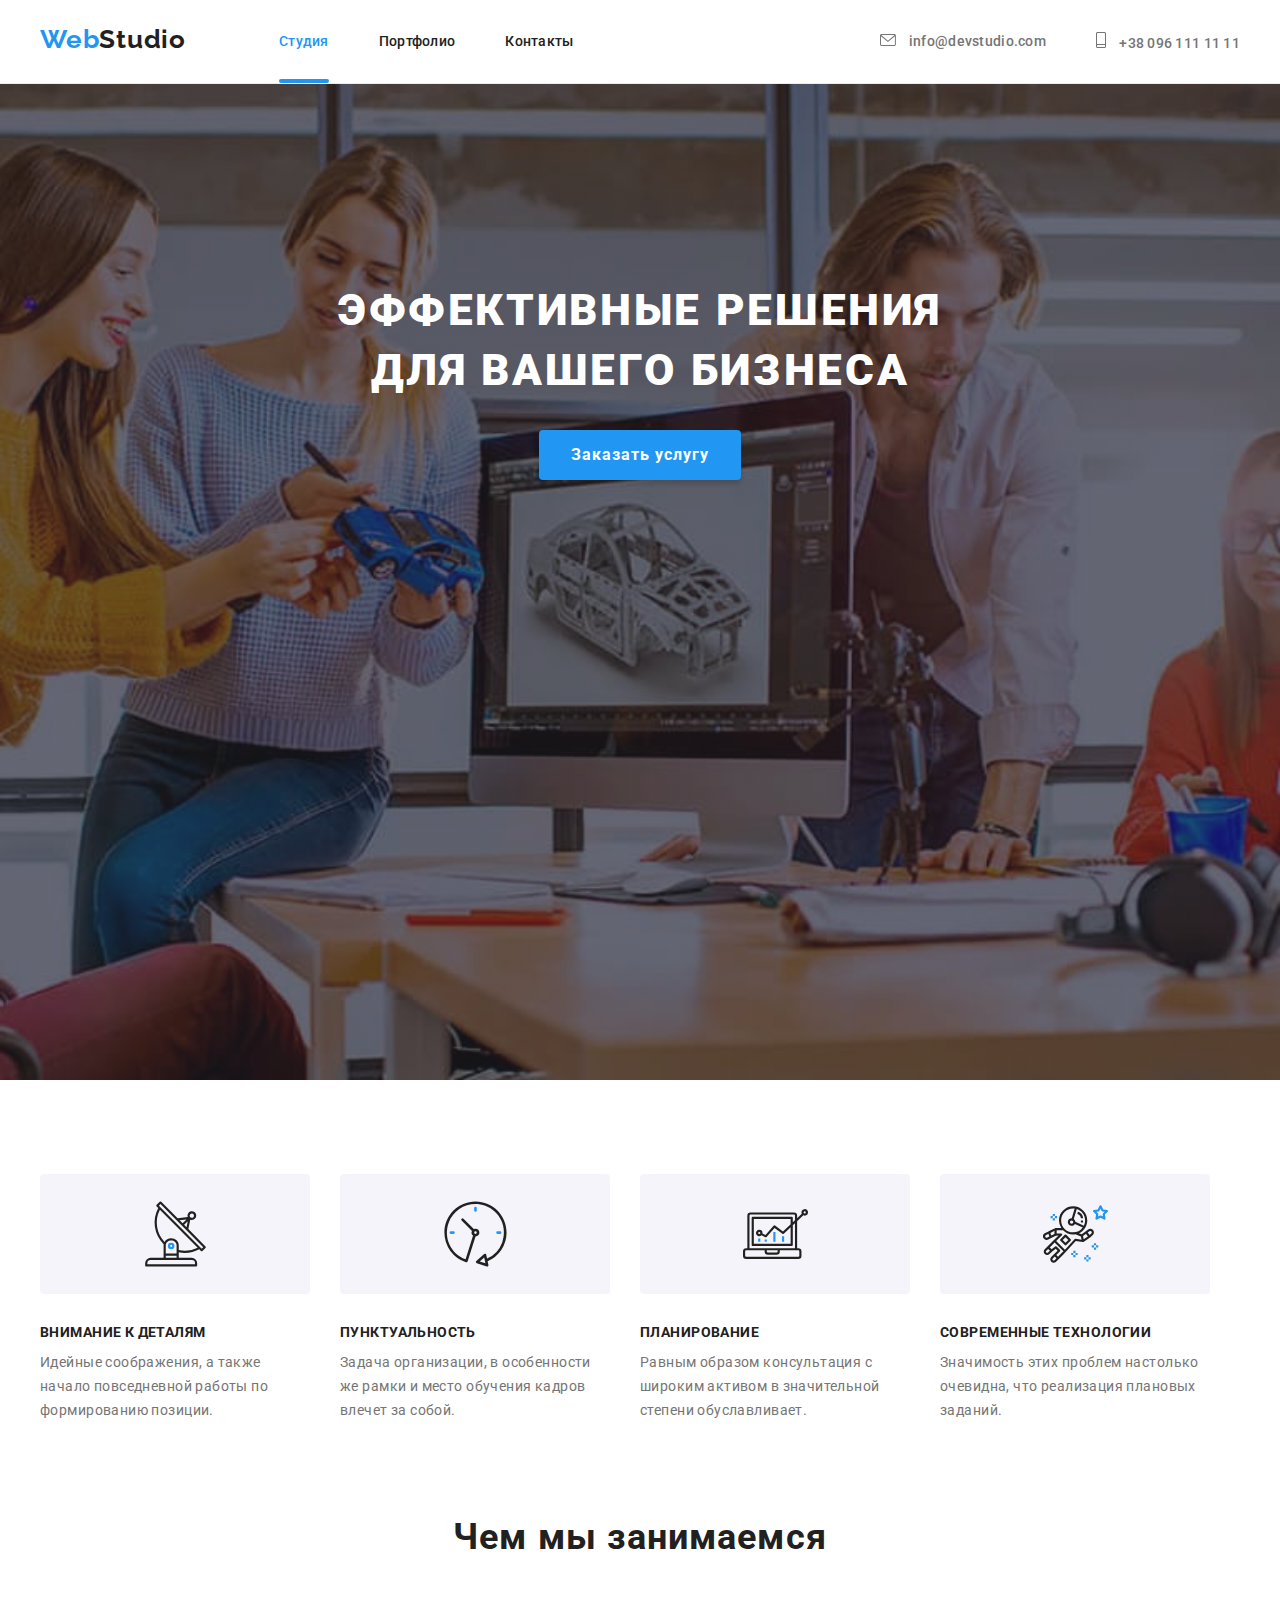
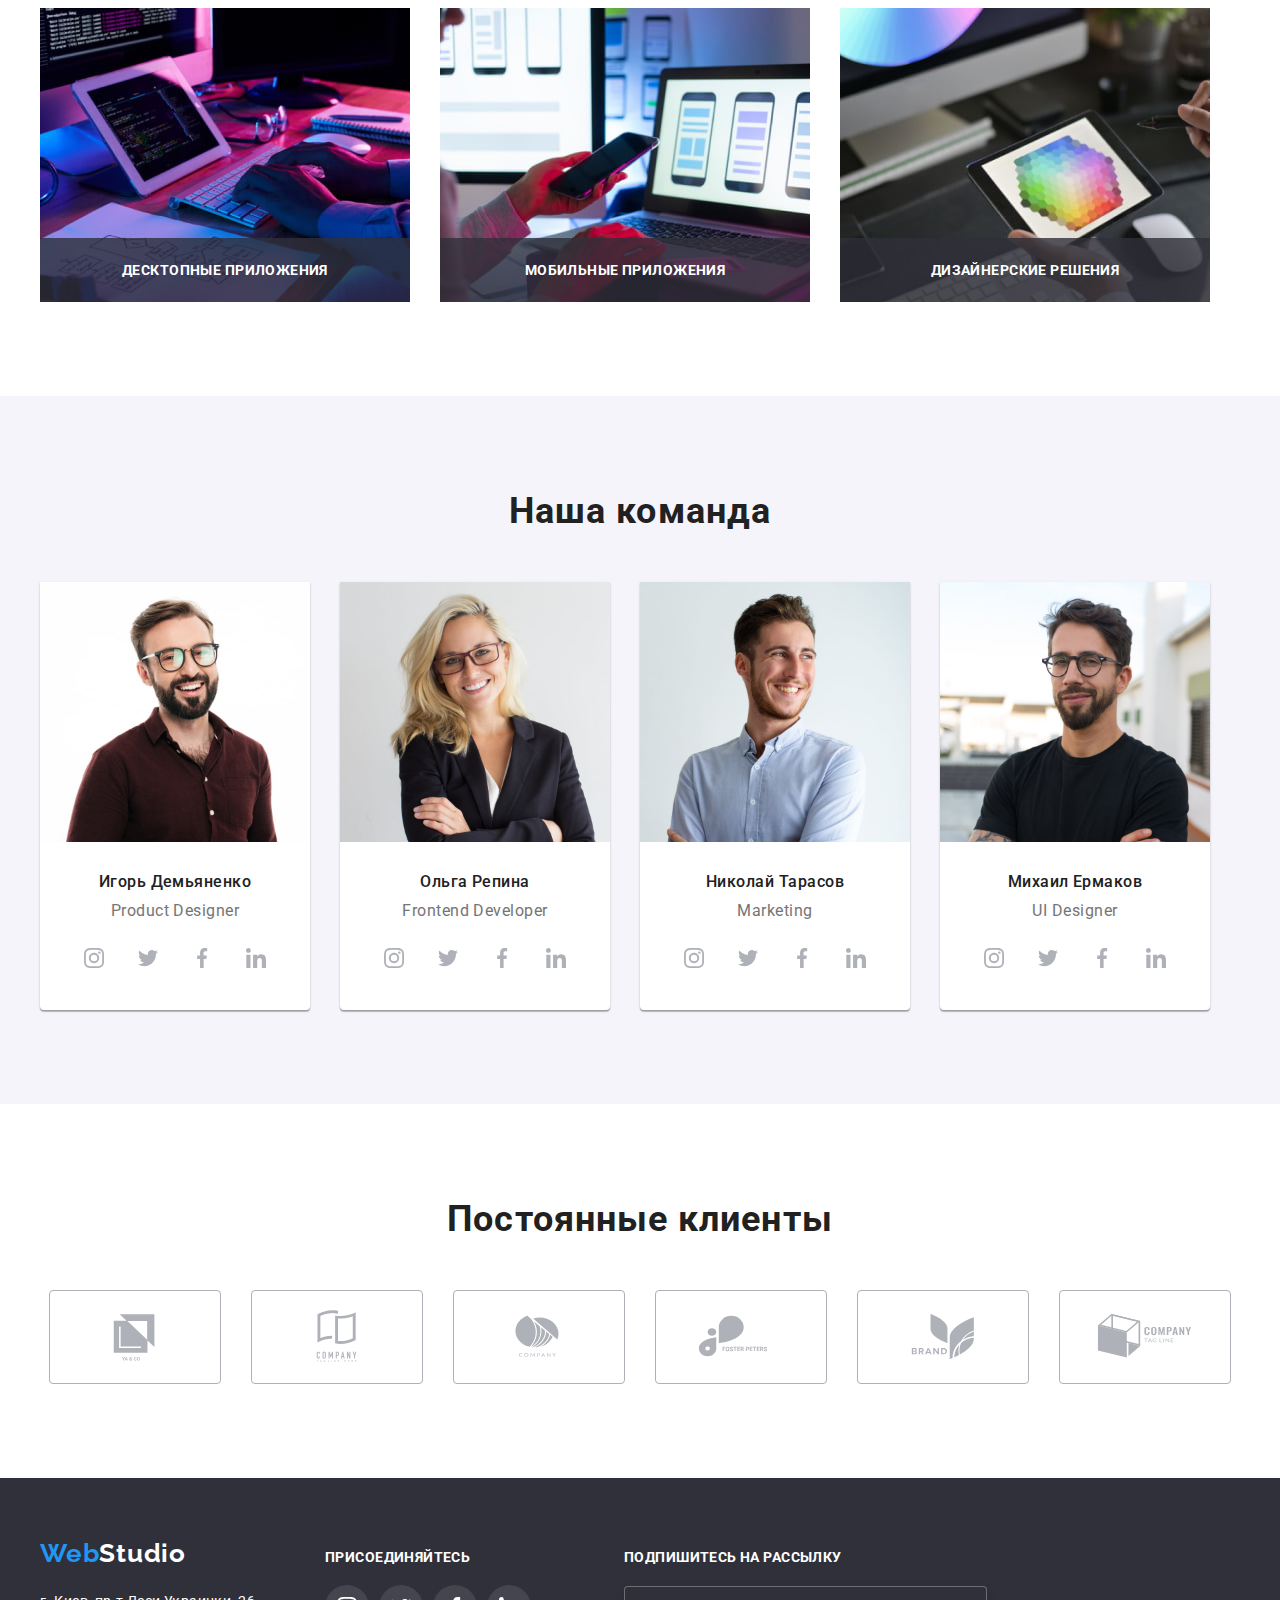
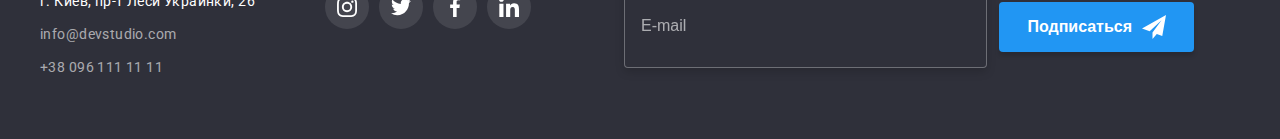
<file: index.html>
<!DOCTYPE html>
<html lang="ru">
  <head>
    <meta charset="UTF-8" />
    <meta http-equiv="X-UA-Compatible" content="IE=edge" />
    <meta name="viewport" content="width=device-width, initial-scale=1.0" />
    <title>WebStudio</title>

    <!-- Normalize start -->
    <link
      rel="stylesheet"
      href="https://cdnjs.cloudflare.com/ajax/libs/modern-normalize/1.1.0/modern-normalize.min.css"
      integrity="sha512-wpPYUAdjBVSE4KJnH1VR1HeZfpl1ub8YT/NKx4PuQ5NmX2tKuGu6U/JRp5y+Y8XG2tV+wKQpNHVUX03MfMFn9Q=="
      crossorigin="anonymous"
      referrerpolicy="no-referrer"
    />
    <!-- Normalize and -->

    <!--Fonts start-->
    <link rel="preconnect" href="https://fonts.googleapis.com" />
    <link rel="preconnect" href="https://fonts.gstatic.com" crossorigin />
    <link
      href="https://fonts.googleapis.com/css2?family=Raleway:wght@700&family=Roboto:wght@400;500;700;900&display=swap"
      rel="stylesheet"
    />
    <!--Fonts end-->

    <link rel="stylesheet" href="./css/styles.css" />
  </head>

  <body data-page>
    <!--header section-->

    <header class="header">
      <div class="conteiner header-conteiner">
        <nav class="header-nav">
          <ul class="header-list list">
            <li>
              <a class="logo link loglin" href="" lang="en"
                >Web<span class="logo-word link">Studio</span>
              </a>
            </li>
            <li class="header-item">
              <a class="header-link header-link-current link" href="">Студия</a>
            </li>
            <li class="header-item">
              <a class="header-link link" href="./portfolio.html">Портфолио</a>
            </li>
            <li class="header-item">
              <a class="header-link link" href="">Контакты</a>
            </li>
          </ul>
        </nav>

        <ul class="header-contacts list">
          <li>
            <a class="contacts-link link conttel" href="mailto:info@devstudio.com">
              <svg class="header-icon icon icon-letter" width="16" height="12">
                <use href="./images/icons.svg#icon-envelope-hover"></use>
              </svg>
              info@devstudio.com
            </a>
          </li>
          <li>
            <a class="contacts-link link" href="tel:+380961111111">
              <svg class="header-icon icon icon-tel" width="10" height="16">
                <use href="./images/icons.svg#icon-vector"></use>
              </svg>
              +38 096 111 11 11</a
            >
          </li>
        </ul>
      </div>
    </header>

    <!--main section-->

    <main>
      <!--hero section-->

      <section class="hero-section hero">
        <div class="conteiner">
          <h1 class="hero-title">
            Эффективные решения <br />
            для вашего бизнеса
          </h1>

          <button class="btn darc-btn" type="button" data-modal-open>Заказать услугу</button>
        </div>
      </section>

      <!--Особенности-->

      <section class="feature-section">
        <div class="conteiner">
          <h2 hidden>Особенности</h2>
          <ul class="feature-list list">
            <li class="feature-item">
              <div class="feature-link link">
                <svg class="feature-icon" width="65" height="70">
                  <use href="./images/icons.svg#icon-antenna"></use>
                </svg>
              </div>
              <h2 class="feature-item-title">Внимание к деталям</h2>
              <p class="feature-item-uppertitle">
                Идейные соображения, a также начало повседневной работы по формированию позиции.
              </p>
            </li>

            <li class="feature-item">
              <div class="feature-link link">
                <svg class="feature-icon" width="65" height="70">
                  <use href="./images/icons.svg#icon-clock"></use>
                </svg>
              </div>
              <h2 class="feature-item-title">Пунктуальность</h2>
              <p class="feature-item-uppertitle">
                Задача организации, в особенности же рамки и место обучения кадров влечет за собой.
              </p>
            </li>

            <li class="feature-item">
              <div class="feature-link link">
                <svg class="feature-icon" width="65" height="70">
                  <use href="./images/icons.svg#icon-diagram"></use>
                </svg>
              </div>
              <h2 class="feature-item-title">Планирование</h2>
              <p class="feature-item-uppertitle">
                Равным образом консультация с широким активом в значительной степени обуславливает.
              </p>
            </li>

            <li class="feature-item">
              <div class="feature-link link">
                <svg class="feature-icon" width="65" height="70">
                  <use href="./images/icons.svg#icon-astronaut"></use>
                </svg>
              </div>
              <h2 class="feature-item-title">Современные технологии</h2>
              <p class="feature-item-uppertitle">
                Значимость этих проблем настолько очевидна, что реализация плановых заданий.
              </p>
            </li>
          </ul>
        </div>
      </section>

      <!--Чем мы занимаемся-->

      <section class="about-section">
        <div class="conteiner">
          <h2 class="about-uppertitle">Чем мы занимаемся</h2>
          <ul class="about-list list">
            <li class="about-item">
              <div class="photo-list">
                <img
                  class="about-img"
                  src="./images/about/сoding.jpg"
                  alt="Программист за своим ПК"
                  width="370"
                  height="294"
                />
                <div class="photo-list-actions">
                  <p class="photo-text">Десктопные приложения</p>
                </div>
              </div>
            </li>
            <li class="about-item">
              <div class="photo-list">
                <img
                  class="about-img"
                  src="./images/about/design.jpg"
                  alt="Разробка мобильного приложения"
                  width="370"
                  height="294"
                />
                <div class="photo-list-actions">
                  <p class="photo-text">Мобильные приложения</p>
                </div>
              </div>
            </li>
            <li class="about-item">
              <div class="photo-list">
                <img
                  class="about-img"
                  src="./images/about/decoration.jpg"
                  alt="Палитра на планшети"
                  width="370"
                  height="294"
                />
                <div class="photo-list-actions">
                  <p class="photo-text">Дизайнерские решения</p>
                </div>
              </div>
            </li>
          </ul>
        </div>
      </section>

      <!--Наша команда-->

      <section class="team-section">
        <div class="conteiner">
          <h2 class="team-uppertitle">Наша команда</h2>
          <ul class="team-list list">
            <li class="team-item">
              <img
                class="team-img"
                src="./images/team/igor.jpg"
                alt="фото Игорь Демьяненко"
                width="270"
              />
              <div class="team-wrapper">
                <h3 class="team-name">Игорь Демьяненко</h3>
                <p class="team-position" lang="en">Product Designer</p>
                <ul class="socials-list">
                  <li class="socials-item">
                    <a
                      class="socials-link link"
                      href=""
                      target="_blank"
                      rel="noopener noreferrer"
                      aria-label="instagram"
                    >
                      <svg class="socials-icon" width="20" height="20">
                        <use href="./images/icons.svg#icon-instagram"></use>
                      </svg>
                    </a>
                  </li>
                  <li class="socials-item">
                    <a
                      class="socials-link link"
                      href=""
                      target="_blank"
                      rel="noopener noreferrer"
                      aria-label="twitter"
                    >
                      <svg class="socials-icon" width="20" height="20">
                        <use href="./images/icons.svg#icon-twitter"></use></svg
                    ></a>
                  </li>
                  <li class="socials-item">
                    <a
                      class="socials-link link"
                      href=""
                      target="_blank"
                      rel="noopener noreferrer"
                      aria-label="facebook"
                    >
                      <svg class="socials-icon" width="20" height="20">
                        <use href="./images/icons.svg#icon-facebook"></use></svg
                    ></a>
                  </li>
                  <li class="socials-item">
                    <a
                      class="socials-link link"
                      href=""
                      target="_blank"
                      rel="noopener noreferrer"
                      aria-label="linkedin"
                    >
                      <svg class="socials-icon" width="20" height="20">
                        <use href="./images/icons.svg#icon-linkedin"></use></svg
                    ></a>
                  </li>
                </ul>
              </div>
            </li>

            <li class="team-item">
              <img
                class="team-img"
                src="./images/team/olga.jpg"
                alt="фото Ольга Репина"
                width="270"
              />
              <div class="team-wrapper">
                <h3 class="team-name" lang="en">Ольга Репина</h3>
                <p class="team-position">Frontend Developer</p>
                <ul class="socials-list">
                  <li class="socials-item">
                    <a
                      class="socials-link link"
                      href=""
                      target="_blank"
                      rel="noopener noreferrer"
                      aria-label="instagram"
                    >
                      <svg class="socials-icon" width="20" height="20">
                        <use href="./images/icons.svg#icon-instagram"></use>
                      </svg>
                    </a>
                  </li>
                  <li class="socials-item">
                    <a
                      class="socials-link link"
                      href=""
                      target="_blank"
                      rel="noopener noreferrer"
                      aria-label="twitter"
                    >
                      <svg class="socials-icon" width="20" height="20">
                        <use href="./images/icons.svg#icon-twitter"></use></svg
                    ></a>
                  </li>
                  <li class="socials-item">
                    <a
                      class="socials-link link"
                      href=""
                      target="_blank"
                      rel="noopener noreferrer"
                      aria-label="facebook"
                    >
                      <svg class="socials-icon" width="20" height="20">
                        <use href="./images/icons.svg#icon-facebook"></use></svg
                    ></a>
                  </li>
                  <li class="socials-item">
                    <a
                      class="socials-link link"
                      href=""
                      target="_blank"
                      rel="noopener noreferrer"
                      aria-label="linkedin"
                    >
                      <svg class="socials-icon" width="20" height="20">
                        <use href="./images/icons.svg#icon-linkedin"></use></svg
                    ></a>
                  </li>
                </ul>
              </div>
            </li>

            <li class="team-item">
              <img
                class="team-img"
                src="./images/team/nikalay.jpg"
                alt="фото Николай Тарасов"
                width="270"
              />
              <div class="team-wrapper">
                <h3 class="team-name">Николай Тарасов</h3>
                <p class="team-position" lang="en">Marketing</p>
                <ul class="socials-list">
                  <li class="socials-item">
                    <a
                      class="socials-link link"
                      href=""
                      target="_blank"
                      rel="noopener noreferrer"
                      aria-label="instagram"
                    >
                      <svg class="socials-icon" width="20" height="20">
                        <use href="./images/icons.svg#icon-instagram"></use>
                      </svg>
                    </a>
                  </li>
                  <li class="socials-item">
                    <a
                      class="socials-link link"
                      href=""
                      target="_blank"
                      rel="noopener noreferrer"
                      aria-label="twitter"
                    >
                      <svg class="socials-icon" width="20" height="20">
                        <use href="./images/icons.svg#icon-twitter"></use></svg
                    ></a>
                  </li>
                  <li class="socials-item">
                    <a
                      class="socials-link link"
                      href=""
                      target="_blank"
                      rel="noopener noreferrer"
                      aria-label="facebook"
                    >
                      <svg class="socials-icon" width="20" height="20">
                        <use href="./images/icons.svg#icon-facebook"></use></svg
                    ></a>
                  </li>
                  <li class="socials-item">
                    <a
                      class="socials-link link"
                      href=""
                      target="_blank"
                      rel="noopener noreferrer"
                      aria-label="linkedin"
                    >
                      <svg class="socials-icon" width="20" height="20">
                        <use href="./images/icons.svg#icon-linkedin"></use></svg
                    ></a>
                  </li>
                </ul>
              </div>
            </li>

            <li class="team-item">
              <img
                class="team-img"
                src="./images/team/mikhail.jpg"
                alt="фото Михаил Ермаков"
                width="270"
              />
              <div class="team-wrapper">
                <h3 class="team-name">Михаил Ермаков</h3>
                <p class="team-position" lang="en">UI Designer</p>
                <ul class="socials-list">
                  <li class="socials-item">
                    <a
                      class="socials-link link"
                      href=""
                      target="_blank"
                      rel="noopener noreferrer"
                      aria-label="instagram"
                    >
                      <svg class="socials-icon" width="20" height="20">
                        <use href="./images/icons.svg#icon-instagram"></use>
                      </svg>
                    </a>
                  </li>
                  <li class="socials-item">
                    <a
                      class="socials-link link"
                      href=""
                      target="_blank"
                      rel="noopener noreferrer"
                      aria-label="twitter"
                    >
                      <svg class="socials-icon" width="20" height="20">
                        <use href="./images/icons.svg#icon-twitter"></use></svg
                    ></a>
                  </li>
                  <li class="socials-item">
                    <a
                      class="socials-link link"
                      href=""
                      target="_blank"
                      rel="noopener noreferrer"
                      aria-label="facebook"
                    >
                      <svg class="socials-icon" width="20" height="20">
                        <use href="./images/icons.svg#icon-facebook"></use></svg
                    ></a>
                  </li>
                  <li class="socials-item">
                    <a
                      class="socials-link link"
                      href=""
                      target="_blank"
                      rel="noopener noreferrer"
                      aria-label="linkedin"
                    >
                      <svg class="socials-icon" width="20" height="20">
                        <use href="./images/icons.svg#icon-linkedin"></use></svg
                    ></a>
                  </li>
                </ul>
              </div>
            </li>
          </ul>
        </div>
      </section>
    </main>

    <!--Постоянные клиенты-->

    <section class="clients-section">
      <div class="conteiner">
        <h2 class="clients-uppertitle">Постоянные клиенты</h2>
        <ul class="clients-list list">
          <li class="clients-item">
            <a
              class="clients-link link"
              href=""
              target="_blank"
              rel="noopener noreferrer"
              aria-label="logo-1"
            >
              <svg class="clients-icon" width="106" height="60">
                <use href="./images/icons.svg#icon-logo-1"></use>
              </svg>
            </a>
          </li>
          <li class="clients-item">
            <a
              class="clients-link link"
              href=""
              target="_blank"
              rel="noopener noreferrer"
              aria-label="logo-2"
            >
              <svg class="clients-icon" width="106" height="60">
                <use href="./images/icons.svg#icon-logo-2"></use>
              </svg>
            </a>
          </li>
          <li class="clients-item">
            <a
              class="clients-link link"
              href=""
              target="_blank"
              rel="noopener noreferrer"
              aria-label="logo-3"
            >
              <svg class="clients-icon" width="106" height="60">
                <use href="./images/icons.svg#icon-logo-3"></use>
              </svg>
            </a>
          </li>
          <li class="clients-item">
            <a
              class="clients-link link"
              href=""
              target="_blank"
              rel="noopener noreferrer"
              aria-label="logo-4"
            >
              <svg class="clients-icon icon-logo-4" width="106" height="60">
                <use href="./images/icons.svg#icon-logo-4"></use>
              </svg>
            </a>
          </li>
          <li class="clients-item">
            <a
              class="clients-link link"
              href=""
              target="_blank"
              rel="noopener noreferrer"
              aria-label="logo-5"
            >
              <svg class="clients-icon" width="106" height="60">
                <use href="./images/icons.svg#icon-logo-5"></use>
              </svg>
            </a>
          </li>
          <li class="clients-item">
            <a
              class="clients-link link"
              href=""
              target="_blank"
              rel="noopener noreferrer"
              aria-label="logo-6"
            >
              <svg class="clients-icon" width="106" height="60">
                <use href="./images/icons.svg#icon-logo-6"></use>
              </svg>
            </a>
          </li>
        </ul>
      </div>
    </section>

    <!--footer section-->

    <footer class="footer">
      <div class="conteiner foot-cont">
        <div class="footer-conteiner">
          <a class="logo link footlog" href="" lang="en"
            >Web<span class="footer-logo-word link">Studio</span>
          </a>

          <address class="footer-contacts">
            <ul class="contacts-list list">
              <li class="contacts-item">
                <a
                  class="contacts-link-add link"
                  href="https://goo.gl/maps/pwJf7TVeDmPE7f2x8"
                  target="_blank"
                  rel="noopener noreferrer"
                  >г. Киев, пр-т Леси Украинки, 26</a
                >
              </li>
              <li class="contacts-item">
                <a class="footer-contacts-link link" href="mailto:info@devstudio.com"
                  >info@devstudio.com</a
                >
              </li>
              <li class="contacts-item">
                <a class="footer-contacts-link link" href="tel:+380961111111">+38 096 111 11 11</a>
              </li>
            </ul>
          </address>
        </div>
        <div class="conteiner-socials">
          <h4 class="footer-socials">присоединяйтесь</h4>
          <ul class="footer-socials-list">
            <li class="footer-socials-item">
              <a
                class="footer-socials-link link"
                href=""
                target="_blank"
                rel="noopener noreferrer"
                aria-label="instagram"
              >
                <svg class="footer-socials-icon" width="20" height="20">
                  <use href="./images/icons.svg#icon-instagram"></use>
                </svg>
              </a>
            </li>
            <li class="footer-socials-item">
              <a
                class="footer-socials-link link"
                href=""
                target="_blank"
                rel="noopener noreferrer"
                aria-label="twitter"
              >
                <svg class="footer-socials-icon" width="20" height="20">
                  <use href="./images/icons.svg#icon-twitter"></use></svg
              ></a>
            </li>
            <li class="footer-socials-item">
              <a
                class="footer-socials-link link"
                href=""
                target="_blank"
                rel="noopener noreferrer"
                aria-label="facebook"
              >
                <svg class="footer-socials-icon" width="20" height="20">
                  <use href="./images/icons.svg#icon-facebook"></use></svg
              ></a>
            </li>
            <li class="footer-socials-item">
              <a
                class="footer-socials-link link"
                href=""
                target="_blank"
                rel="noopener noreferrer"
                aria-label="linkedin"
              >
                <svg class="footer-socials-icon" width="20" height="20">
                  <use href="./images/icons.svg#icon-linkedin"></use></svg
              ></a>
            </li>
          </ul>
        </div>

        <div class="footer-subscription container">
          <h2 class="footer-subscription-title">Подпишитесь на рассылку</h2>
          <form class="footer-sub-form" name="footer-form" autocomplete="off">
            <input class="footer-subscription-input" name="subscription" placeholder="E-mail" />
            <button class="footer-subscription-button">
              Подписаться
              <svg class="footer-btn-icon" width="24" height="24">
                <use href="./images/icons.svg#icon-send"></use>
              </svg>
            </button>
          </form>
        </div>
      </div>
    </footer>

    <!--modal window-->
    <div class="backdrop is-hidden" data-modal>
      <div class="modal">
        <button class="modal-btn" type="button" data-modal-close>
          <svg class="modal-btn-icon" width="11" height="11">
            <use href="./images/icons.svg#close-black"></use>
          </svg>
        </button>

        <form class="register-form" name="modal-form" autocomplete="off">
          <strong class="form-title">Залиште свої дані, ми вам передзвонимо</strong>

          <div class="register-form-group" role="group">
            <label class="register-form-wrap">
              <span class="register-form-label">Ім'я</span>
              <span class="form-input-icon">
                <input class="register-form-input" type="text" name="user-name" />
                <svg class="modal-form-icon" width="18" height="18">
                  <use href="./images/icons.svg#person-black"></use>
                </svg>
              </span>
            </label>

            <label class="register-form-wrap">
              <span class="register-form-label">Телефон</span>
              <div class="form-input-icon">
                <input class="register-form-input" type="tel" name="user-phone" />
                <svg class="modal-form-icon" width="18" height="18">
                  <use href="./images/icons.svg#phone-black"></use>
                </svg>
              </div>
            </label>

            <label class="register-form-wrap">
              <span class="register-form-label">Пошта</span>
              <div class="form-input-icon">
                <input class="register-form-input" type="email" name="user-email" />
                <svg class="modal-form-icon" width="18" height="18">
                  <use href="./images/icons.svg#email-black"></use>
                </svg>
              </div>
            </label>

            <label class="register-form-wrap">
              <span class="register-form-label">Коментар</span>
              <textarea
                class="register-form-message"
                name="feedback"
                placeholder="Введіть текст"
                rows="6"
              ></textarea>
            </label>
          </div>

          <div class="form-checkbox">
            <label class="register-form-agreement">
              <input class="register-checkbox visuaaly-hidden" type="checkbox" name="agreement" />
              <svg class="form-checkbox-icon">
                <use
                  class="form-modal-checkbox-uncheck"
                  href="./images/icons.svg#check-square"
                ></use>
                <use class="form-modal-checkbox-check" href="./images/icons.svg#icon-check"></use>
              </svg>

              <span class="form-agreement-text"
                >Погоджуюся з розсилкою та приймаю
                <a class="form-agreement-link" href="./" target="_blank" rel="noopener noreferrer"
                  >Умови договору</a
                >
              </span>
            </label>
          </div>

          <div class="modal-form-btn">
            <button class="form-btn" type="submit">Відправити</button>
          </div>
        </form>
      </div>
    </div>
    <script src="./js/modal.js"></script>
  </body>
</html>
</file>
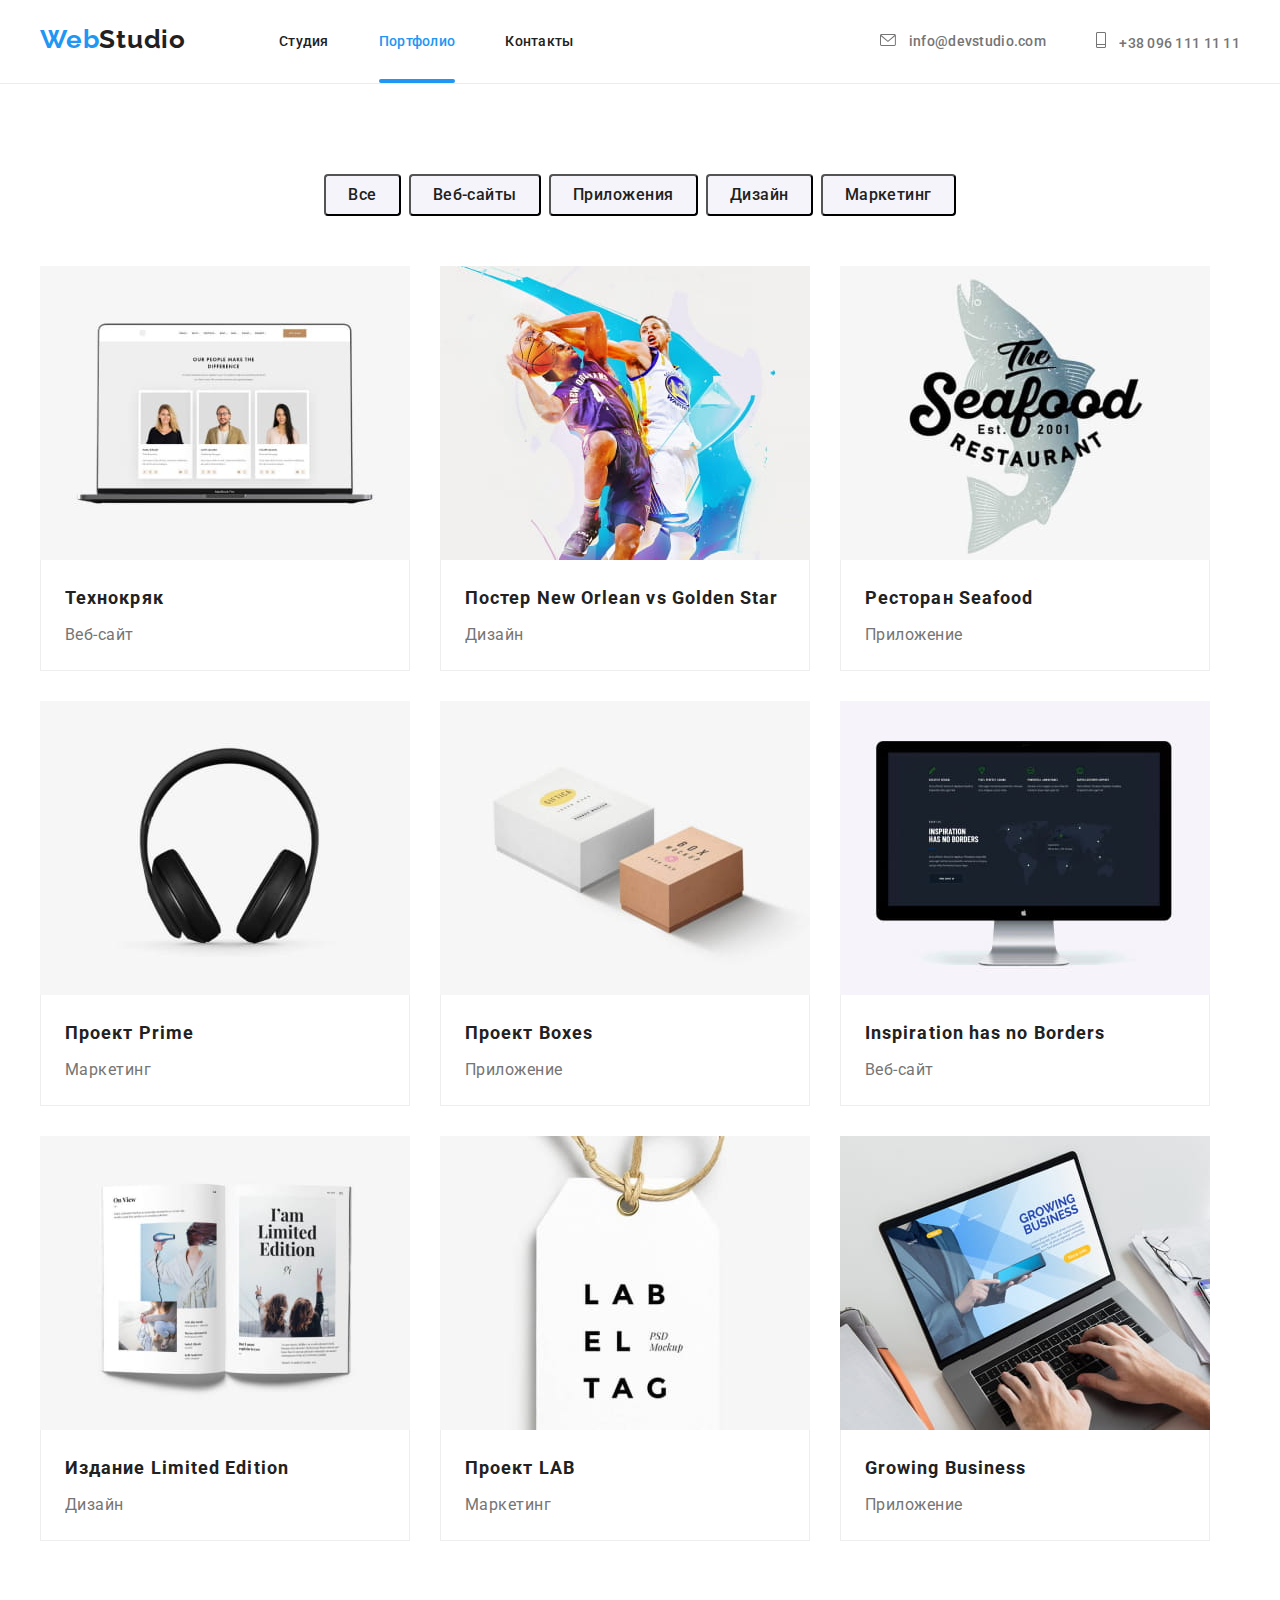
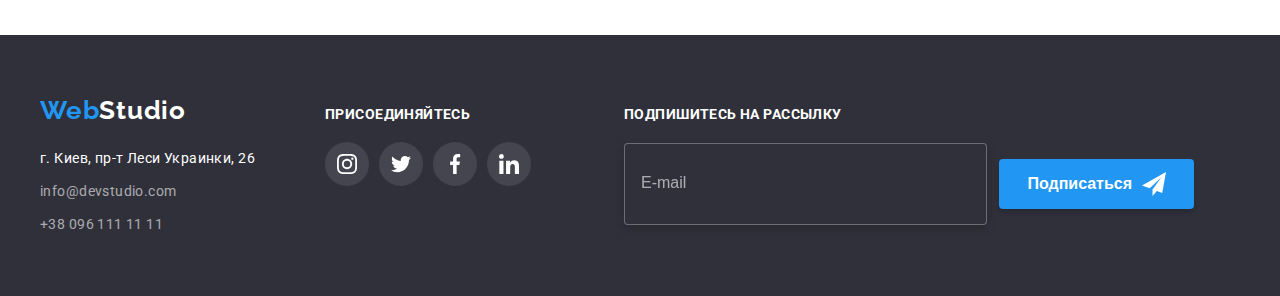
<file: portfolio.html>
<!DOCTYPE html>
<html lang="ru">
  <head>
    <meta charset="UTF-8" />
    <meta http-equiv="X-UA-Compatible" content="IE=edge" />
    <meta name="viewport" content="width=device-width, initial-scale=1.0" />
    <title>WebStudio</title>
    <!--Fonts start-->
    <link rel="preconnect" href="https://fonts.googleapis.com" />
    <link rel="preconnect" href="https://fonts.gstatic.com" crossorigin />
    <link
      href="https://fonts.googleapis.com/css2?family=Raleway:wght@700&family=Roboto:wght@400;500;700;900&display=swap"
      rel="stylesheet"
    />
    <!--Fonts end-->

    <!--Normalize  start-->
    <link
      rel="stylesheet"
      href="https://cdnjs.cloudflare.com/ajax/libs/modern-normalize/1.1.0/modern-normalize.min.css"
      integrity="sha512-wpPYUAdjBVSE4KJnH1VR1HeZfpl1ub8YT/NKx4PuQ5NmX2tKuGu6U/JRp5y+Y8XG2tV+wKQpNHVUX03MfMFn9Q=="
      crossorigin="anonymous"
      referrerpolicy="no-referrer"
    />
    <!--Normalize  end-->
    <link rel="stylesheet" href="./css/styles.css" />
  </head>
  <body>
    <!--header section-->

    <header class="header">
      <div class="conteiner header-conteiner">
        <nav class="header-nav">
          <ul class="header-list list">
            <li>
              <a class="logo link loglin" href="" lang="en"
                >Web<span class="logo-word link">Studio</span>
              </a>
            </li>
            <li class="header-item">
              <a class="header-link link" href="./index.html">Студия</a>
            </li>
            <li class="header-item">
              <a class="header-link header-link-current link" href="">Портфолио</a>
            </li>
            <li class="header-item">
              <a class="header-link link" href="">Контакты</a>
            </li>
          </ul>
        </nav>

        <ul class="header-contacts list">
          <li>
            <a class="contacts-link link conttel" href="mailto:info@devstudio.com">
              <svg class="header-icon icon icon-letter" width="16" height="12">
                <use href="./images/icons.svg#icon-envelope-hover"></use>
              </svg>
              info@devstudio.com
            </a>
          </li>
          <li>
            <a class="contacts-link link" href="tel:+380961111111">
              <svg class="header-icon icon icon-tel" width="10" height="16">
                <use href="./images/icons.svg#icon-vector"></use>
              </svg>
              +38 096 111 11 11</a
            >
          </li>
        </ul>
      </div>
    </header>

    <!--main section-->

    <main>
      <section class="portfolio-sections">
        <div class="conteiner">
          <h1 hidden>Основні розділи сайту</h1>
          <ul class="portfolio-menu list">
            <li class="menu item">
              <button class="btn light-btn" type="button">Все</button>
            </li>
            <li class="menu item">
              <button class="btn light-btn" type="button">Веб-сайты</button>
            </li>
            <li class="menu item">
              <button class="btn light-btn" type="button">Приложения</button>
            </li>
            <li class="menu item">
              <button class="btn light-btn" type="button">Дизайн</button>
            </li>
            <li class="menu item">
              <button class="btn light-btn" type="button">Маркетинг</button>
            </li>
          </ul>

          <ul class="portfolio-content list">
            <li class="content-list">
              <a class="content-item link" href="">
                <div class="portfolio-foto">
                  <img
                    class="portfolio-pic"
                    src="./images/projec/tehno.jpg"
                    alt="Проект 1"
                    width="370"
                  />
                  <div class="portfolio-overlay">
                    <p class="portfolio-overlay-text">
                      Ресурс предлагает комплексные предложения с разным уровнем функционала и
                      сервисов. Все это позволит посетителю получить исчерпывающие сведения о
                      компании или частном лице.
                    </p>
                  </div>
                </div>
                <div class="flex-portfolio">
                  <h2 class="portfolio-title link">Технокряк</h2>
                  <p class="portfolio-subtitle link">Веб-сайт</p>
                </div>
              </a>
            </li>

            <li class="content-list">
              <a class="content-item link" href="">
                <div class="portfolio-foto">
                  <img
                    class="portfolio-pic"
                    src="./images/projec/poster.jpg"
                    alt="Проект 2"
                    width="370"
                  />
                  <div class="portfolio-overlay">
                    <p class="portfolio-overlay-text">
                      Ресурс предлагает комплексные предложения с разным уровнем функционала и
                      сервисов. Все это позволит посетителю получить исчерпывающие сведения о
                      компании или частном лице.
                    </p>
                  </div>
                </div>
                <div class="flex-portfolio">
                  <h2 class="portfolio-title">Постер New Orlean vs Golden Star</h2>
                  <p class="portfolio-subtitle">Дизайн</p>
                </div>
              </a>
            </li>

            <li class="content-list">
              <a class="content-item link" href="">
                <div class="portfolio-foto">
                  <img
                    class="portfolio-pic"
                    src="./images/projec/restaurant.jpg"
                    alt="Проект 3"
                    width="370"
                  />
                  <div class="portfolio-overlay">
                    <p class="portfolio-overlay-text">
                      Ресурс предлагает комплексные предложения с разным уровнем функционала и
                      сервисов. Все это позволит посетителю получить исчерпывающие сведения о
                      компании или частном лице.
                    </p>
                  </div>
                </div>
                <div class="flex-portfolio">
                  <h2 class="portfolio-title">Ресторан Seafood</h2>
                  <p class="portfolio-subtitle">Приложение</p>
                </div>
              </a>
            </li>

            <li class="content-list">
              <a class="content-item link" href="">
                <div class="portfolio-foto">
                  <img
                    class="portfolio-pic"
                    src="./images/projec/prime.jpg"
                    alt="Проект 4"
                    width="370"
                  />
                  <div class="portfolio-overlay">
                    <p class="portfolio-overlay-text">
                      Ресурс предлагает комплексные предложения с разным уровнем функционала и
                      сервисов. Все это позволит посетителю получить исчерпывающие сведения о
                      компании или частном лице.
                    </p>
                  </div>
                </div>
                <div class="flex-portfolio">
                  <h2 class="portfolio-title">Проект Prime</h2>
                  <p class="portfolio-subtitle">Маркетинг</p>
                </div>
              </a>
            </li>

            <li class="content-list">
              <a class="content-item link" href="">
                <div class="portfolio-foto">
                  <img
                    class="portfolio-pic"
                    src="./images/projec/boxes.jpg"
                    alt="Проект 5"
                    width="370"
                  />
                  <div class="portfolio-overlay">
                    <p class="portfolio-overlay-text">
                      Ресурс предлагает комплексные предложения с разным уровнем функционала и
                      сервисов. Все это позволит посетителю получить исчерпывающие сведения о
                      компании или частном лице.
                    </p>
                  </div>
                </div>
                <div class="flex-portfolio">
                  <h2 class="portfolio-title">Проект Boxes</h2>
                  <p class="portfolio-subtitle">Приложение</p>
                </div>
              </a>
            </li>

            <li class="content-list">
              <a class="content-item link" href="">
                <div class="portfolio-foto">
                  <img
                    class="portfolio-pic"
                    src="./images/projec/inspiration.jpg"
                    alt="Проект 6"
                    width="370"
                  />
                  <div class="portfolio-overlay">
                    <p class="portfolio-overlay-text">
                      Ресурс предлагает комплексные предложения с разным уровнем функционала и
                      сервисов. Все это позволит посетителю получить исчерпывающие сведения о
                      компании или частном лице.
                    </p>
                  </div>
                </div>
                <div class="flex-portfolio">
                  <h2 class="portfolio-title">Inspiration has no Borders</h2>
                  <p class="portfolio-subtitle">Веб-сайт</p>
                </div>
              </a>
            </li>

            <li class="content-list">
              <a class="content-item link" href="">
                <div class="portfolio-foto">
                  <img
                    class="portfolio-pic"
                    src="./images/projec/edition.jpg"
                    alt="Проект 7"
                    width="370"
                  />
                  <div class="portfolio-overlay">
                    <p class="portfolio-overlay-text">
                      Ресурс предлагает комплексные предложения с разным уровнем функционала и
                      сервисов. Все это позволит посетителю получить исчерпывающие сведения о
                      компании или частном лице.
                    </p>
                  </div>
                </div>
                <div class="flex-portfolio">
                  <h2 class="portfolio-title">Издание Limited Edition</h2>
                  <p class="portfolio-subtitle">Дизайн</p>
                </div>
              </a>
            </li>

            <li class="content-list">
              <a class="content-item link" href="">
                <div class="portfolio-foto">
                  <img
                    class="portfolio-pic"
                    src="./images/projec/lab.jpg"
                    alt="Проект 8"
                    width="370"
                  />
                  <div class="portfolio-overlay">
                    <p class="portfolio-overlay-text">
                      Ресурс предлагает комплексные предложения с разным уровнем функционала и
                      сервисов. Все это позволит посетителю получить исчерпывающие сведения о
                      компании или частном лице.
                    </p>
                  </div>
                </div>
                <div class="flex-portfolio">
                  <h2 class="portfolio-title">Проект LAB</h2>
                  <p class="portfolio-subtitle">Маркетинг</p>
                </div>
              </a>
            </li>

            <li class="content-list">
              <a class="content-item link" href="">
                <div class="portfolio-foto">
                  <img
                    class="portfolio-pic"
                    src="./images/projec/business.jpg"
                    alt="Проект 9"
                    width="370"
                  />
                  <div class="portfolio-overlay">
                    <p class="portfolio-overlay-text">
                      Ресурс предлагает комплексные предложения с разным уровнем функционала и
                      сервисов. Все это позволит посетителю получить исчерпывающие сведения о
                      компании или частном лице.
                    </p>
                  </div>
                </div>
                <div class="flex-portfolio">
                  <h2 class="portfolio-title">Growing Business</h2>
                  <p class="portfolio-subtitle">Приложение</p>
                </div>
              </a>
            </li>
          </ul>
        </div>
      </section>
    </main>

    <!--footer section-->

    <footer class="footer">
      <div class="conteiner foot-cont">
        <div class="footer-conteiner">
          <a class="logo link footlog" href="" lang="en"
            >Web<span class="footer-logo-word link">Studio</span>
          </a>

          <address class="footer-contacts">
            <ul class="contacts-list list">
              <li class="contacts-item">
                <a
                  class="contacts-link-add link"
                  href="https://goo.gl/maps/pwJf7TVeDmPE7f2x8"
                  target="_blank"
                  rel="noopener noreferrer"
                  >г. Киев, пр-т Леси Украинки, 26</a
                >
              </li>
              <li class="contacts-item">
                <a class="footer-contacts-link link" href="mailto:info@devstudio.com"
                  >info@devstudio.com</a
                >
              </li>
              <li class="contacts-item">
                <a class="footer-contacts-link link" href="tel:+380961111111">+38 096 111 11 11</a>
              </li>
            </ul>
          </address>
        </div>
        <div class="conteiner-socials">
          <h4 class="footer-socials">присоединяйтесь</h4>
          <ul class="footer-socials-list">
            <li class="footer-socials-item">
              <a
                class="footer-socials-link link"
                href=""
                target="_blank"
                rel="noopener noreferrer"
                aria-label="instagram"
              >
                <svg class="footer-socials-icon" width="20" height="20">
                  <use href="./images/icons.svg#icon-instagram"></use>
                </svg>
              </a>
            </li>
            <li class="footer-socials-item">
              <a
                class="footer-socials-link link"
                href=""
                target="_blank"
                rel="noopener noreferrer"
                aria-label="twitter"
              >
                <svg class="footer-socials-icon" width="20" height="20">
                  <use href="./images/icons.svg#icon-twitter"></use></svg
              ></a>
            </li>
            <li class="footer-socials-item">
              <a
                class="footer-socials-link link"
                href=""
                target="_blank"
                rel="noopener noreferrer"
                aria-label="facebook"
              >
                <svg class="footer-socials-icon" width="20" height="20">
                  <use href="./images/icons.svg#icon-facebook"></use></svg
              ></a>
            </li>
            <li class="footer-socials-item">
              <a
                class="footer-socials-link link"
                href=""
                target="_blank"
                rel="noopener noreferrer"
                aria-label="linkedin"
              >
                <svg class="footer-socials-icon" width="20" height="20">
                  <use href="./images/icons.svg#icon-linkedin"></use></svg
              ></a>
            </li>
          </ul>
        </div>
        <div class="footer-subscription container">
          <h2 class="footer-subscription-title">Подпишитесь на рассылку</h2>
          <form class="footer-sub-form" name="footer-form" autocomplete="off">
            <input class="footer-subscription-input" name="subscription" placeholder="E-mail" />
            <button class="footer-subscription-button">
              Подписаться
              <svg class="footer-btn-icon" width="24" height="24">
                <use href="./images/icons.svg#icon-send"></use>
              </svg>
            </button>
          </form>
        </div>
      </div>
    </footer>
  </body>
</html>
</file>
<file: css/styles.css>
:root {
  /* fonts */
  --main-font: 'Roboto', sans-serif;
  --secondary-font: 'Raleway', sans-serif;

  /* text color */
  --title-text-cl: #212121;
  --uppertitle-cl: #757575;

  /* bg color */
  --grey-bg-cl: #757575;
  --dark-bg-cl: #2f303a;
  --acent-cl: #2196f3;

  /* others */
  --indent: 30px;
  --items: 4;
}

/* reset styles */

.visuaaly-hidden {
  position: absolute;
  white-space: nowrap;
  width: 1px;
  height: 1px;
  overflow: hidden;
  border: 0;
  padding: 0;

  clip: rect(0 0 0 0);
  clip-path: inset(50%);
  margin: -1px;
}

a {
  text-decoration: none;
  color: currentColor;
}

h1,
h2,
h3,
h4,
p {
  list-style: none;
  margin: 0;
}
ul {
  list-style: none;
  padding: 0;
  margin: 0;
}

img {
  display: block;
}

.link {
  text-decoration: none;
  color: currentColor;
}

.list {
  list-style: none;
}
.logo {
  font-family: var(--secondary-font);
  color: #2196f3;
  font-weight: 700;
  font-size: 26px;
  line-height: calc(31 / 26);
  letter-spacing: 0.03em;
}

.logo-word {
  color: var(--title-text-cl);
}
.footer-logo-word {
  color: #ffffff;
}

/* base style */

body {
  font-family: var(--main-font);
  color: var(--title-text-cl);
  margin: 0;
  padding-top: 80px;
}

.conteiner {
  width: 1200px;
  margin-left: auto;
  margin-right: auto;
  padding-left: 15px;
  padding-right: 15px;
}

/* header */

.header {
  border-bottom: 1px solid #ececec;
  background-color: #ffffff;

  position: fixed;
  z-index: 100;
  width: 100%;
  top: 0;
  left: 0;
  min-height: 80px;
}

.header-link {
  display: block;
  padding-top: 32px;
  padding-bottom: 32px;

  font-weight: 500;
  font-size: 14px;
  line-height: calc(16 / 12);
  letter-spacing: 0.02em;
  color: var(--title-text-cl);

  transition: color 250ms cubic-bezier(0.4, 0, 0.2, 1);
}

.header-link:hover,
.header-link:focus {
  color: var(--acent-cl);
}

.header-item {
  position: relative;
}

.header-link-current::after {
  position: absolute;
  content: '';
  bottom: 0;
  left: 0;

  width: 100%;
  height: 4px;
  border-radius: 2px;
  background-color: #2196f3;
}

.header-conteiner {
  display: flex;
  align-items: center;
}

.header-contacts {
  display: flex;
  margin-left: auto;
  align-items: center;
  font-weight: 500;
  font-size: 14px;
  line-height: calc(16 / 14);
  letter-spacing: 0.02em;
}

.loglin {
  display: flex;
  margin-top: 24px;
}

.contacts-link {
  color: #757575;

  transition: color 250ms cubic-bezier(0.4, 0, 0.2, 1);
}

.conttel {
  margin-right: 50px;
}

.contacts-link:hover,
.contacts-link:focus {
  color: var(--acent-cl);
}

.header-list {
  display: flex;
}

.header-item {
  margin-left: 93px;
}

.header-list .header-item + .header-item {
  margin-left: 50px;
}

/* btn */

.btn {
  font-family: 'Roboto';
  cursor: pointer;
  font-weight: 700;
  font-size: 16px;
  line-height: calc(30 / 16);
  letter-spacing: 0.06em;
  color: #ffffff;
  background-color: var(--acent-cl);

  transition: color 250ms cubic-bezier(0.4, 0, 0.2, 1),
    background-color 250ms cubic-bezier(0.4, 0, 0.2, 1);
}
.light-btn {
  padding-top: 6px;
  padding-bottom: 6px;
  padding-left: 22px;
  padding-right: 22px;

  font-weight: 500;
  font-size: 16px;
  line-height: calc(26 / 16);
  letter-spacing: 0.03em;
  border-radius: 4px;

  color: #212121;
  background-color: #f5f4fa;

  transition: color 250ms cubic-bezier(0.4, 0, 0.2, 1),
    background-color 250ms cubic-bezier(0.4, 0, 0.2, 1);
}
.darc-btn {
  text-align: center;
  min-width: 200px;
  height: 50px;
  left: 700px;
  top: 430px;
  padding: 10px 32px;
  box-shadow: 0px 4px 4px rgba(0, 0, 0, 0.15);
  border-radius: 4px;
  border: none;
}

.current-btn {
  background-color: var(--acent-cl);
}

.darc-btn:focus,
.darc-btn:hover {
  background-color: #188ce8;
}

.light-btn:focus,
.light-btn:hover {
  color: #ffffff;
  background-color: #2196f3;
}

/* hero section */

.hero {
  height: 600px;
  max-width: 1600px;
  margin-left: auto;
  margin-right: auto;

  background: #c4c4c4;
  background-image: linear-gradient(to right, rgba(47, 48, 58, 0.4), rgba(47, 48, 58, 0.4)),
    url(../images/hero/hero-bg.jpg);
  background-repeat: no-repeat;
  background-position: center;
  background-size: cover;
}

.hero-section {
  text-align: center;
  padding-top: 200px;
  padding-bottom: 200px;

  color: #ffffff;
}

.hero-title {
  font-weight: 900;
  font-size: 44px;
  line-height: calc(60 / 44);
  letter-spacing: 0.06em;
  text-transform: uppercase;
  margin-bottom: 30px;
}

.feature-section {
  padding-top: 94px;
  padding-bottom: 94px;
}

.feature-item-title {
  font-weight: 700;
  font-size: 14px;
  line-height: calc(16 / 14);
  letter-spacing: 0.03em;
  text-transform: uppercase;
  color: #212121;
  margin-top: 30px;
  margin-bottom: 10px;
}

.feature-item-uppertitle {
  font-weight: 400;
  font-size: 14px;
  line-height: calc(24 / 14);
  letter-spacing: 0.03em;
  color: #757575;
}

.feature-item {
  width: 270px;
  margin-right: 30px;
}

.feature-list {
  display: flex;
}

.feature-item:last-child {
  margin-right: 0;
}

.about-list {
  display: flex;
}

.about-item {
  width: 370px;
}

.about-list .about-item + .about-item {
  margin-left: 30px;
}

.team-section {
  background-color: #f5f4fa;
  padding-top: 94px;
  padding-bottom: 94px;
}

.about-section {
  padding-bottom: 94px;
}

.photo-list {
  position: relative;
}

.photo-list-actions {
  width: 100%;
  position: absolute;
  bottom: 0;
  padding-top: 24px;
  padding-bottom: 24px;
  overflow: hidden;

  background-color: rgba(47, 48, 58, 0.8);
}

.photo-text {
  font-weight: 700;
  font-size: 14px;
  line-height: calc(16 / 14);
  text-align: center;
  letter-spacing: 0.03em;
  text-transform: uppercase;

  color: #ffffff;
}

.team-uppertitle {
  margin-bottom: 50px;
  text-align: center;
}

.about-uppertitle,
.team-uppertitle,
.clients-uppertitle {
  margin-bottom: 50px;
  text-align: center;
  font-weight: 700;
  font-size: 36px;
  line-height: calc(42 / 36);
  letter-spacing: 0.03em;
  color: #212121;
}

.team-name {
  margin-bottom: 10px;
  text-align: center;
  font-weight: 500;
  font-size: 16px;
  line-height: calc(19 / 16);
  letter-spacing: 0.03em;

  color: #212121;
}
.team-position {
  margin-bottom: 16px;
  text-align: center;
  font-weight: 400;
  font-size: 16px;
  line-height: calc(19 / 16);
  letter-spacing: 0.03em;

  color: #757575;
}

.team-list {
  display: flex;
  margin: -15px;
}

.team-item {
  margin: 15px;
  background: #ffffff;
  box-shadow: 0px 1px 3px rgba(0, 0, 0, 0.12), 0px 1px 1px rgba(0, 0, 0, 0.14),
    0px 2px 1px rgba(0, 0, 0, 0.2);
  border-radius: 0px 0px 4px 4px;
}

.team-wrapper {
  padding-top: 30px;
  padding-bottom: 30px;
  padding-left: 5px;
  padding-right: 5px;
}

/* footer */

.footer {
  background-color: var(--dark-bg-cl);
  padding-top: 60px;
  padding-bottom: 60px;
}

.footlog {
  display: flex;
  margin-bottom: 20px;
}

.contacts-list {
  font-family: 'Roboto';
  font-style: normal;
  font-weight: 400;
  font-size: 14px;
  line-height: calc(24 / 14);
  letter-spacing: 0.03em;
  color: #ffffff;
}
.contacts-link-add {
  font-family: 'Roboto';
  font-style: normal;
  font-weight: 400;
  font-size: 14px;
  line-height: calc(24 / 14);
  letter-spacing: 0.03em;
}
.footer-contacts-link {
  color: rgba(255, 255, 255, 0.6);
}

.contacts-list .contacts-item + .contacts-item {
  margin-top: 9px;
}

/* Портфолио */

.portfolio-sections {
  padding-top: 94px;
  padding-bottom: 94px;
}

.portfolio-title {
  margin-bottom: 4px;
  font-weight: 700;
  font-size: 18px;
  line-height: calc(36 / 18);
  letter-spacing: 0.06em;
  color: #212121;
}

.portfolio-subtitle {
  font-weight: 400;
  font-size: 16px;
  line-height: calc(30 / 16);
  letter-spacing: 0.03em;
  color: #757575;
}

.portfolio-menu {
  margin-bottom: 50px;
  display: flex;
  justify-content: center;
  gap: 8px;
}

.content-list {
  box-sizing: border-box;
  flex-basis: calc((100% - var(--indent) * (var(--items) - 1)) / var(--items));
}

.content-list:hover,
.content-list:focus {
  box-shadow: 0px 1px 1px rgba(0, 0, 0, 0.12), 0px 4px 4px rgba(0, 0, 0, 0.06),
    1px 4px 6px rgba(0, 0, 0, 0.16);
}

.portfolio-content {
  display: flex;
  flex-wrap: wrap;
  gap: var(--indent);
}

.flex-portfolio {
  border: 1px solid #eeeeee;
  border-top: none;
  padding: 20px 24px;
}

/* Портфолио текст */

.portfolio-foto {
  position: relative;
  overflow: hidden;
}
.portfolio-overlay {
  position: absolute;
  display: block;
  bottom: 0;
  left: 0;
  width: 100%;
  height: 100%;
  background-color: rgba(33, 150, 243, 0.9);
  transform: translateY(100%);
  transition: transform 250ms cubic-bezier(0.4, 0, 0.2, 1);
}
.portfolio-overlay-text {
  padding: 63px 24px;
  font-weight: 400;
  font-size: 18px;
  line-height: calc(28 / 18);
  letter-spacing: 0.03em;
  color: #ffffff;
}
.content-item:hover .portfolio-overlay {
  transform: translateY(0);
  opacity: 1;
}

/* Контакты */

/* socials icons */

.contacts-link {
  align-items: center;
}

.socials-link {
  display: flex;
  align-items: center;
  justify-content: center;

  width: 44px;
  height: 44px;
  border-radius: 50%;

  color: #afb1b8;
  background-color: #ffffff;
  transition: color 250ms cubic-bezier(0.4, 0, 0.2, 1),
    background-color 250ms cubic-bezier(0.4, 0, 0.2, 1);
}
.socials-list {
  display: flex;
  align-items: center;
  justify-content: center;
  gap: 10px;
}

.socials-link:hover,
.socials-link:focus {
  color: #ffffff;
  background-color: #2196f3;
}

.socials-icon {
  fill: currentColor;
}

.conteiner-socials {
  align-items: baseline;
  display: flex;
  justify-content: center;
}

.footer-socials {
  margin-bottom: 20px;
  font-weight: 700;
  font-size: 14px;
  line-height: calc(16 / 14);
  letter-spacing: 0.03em;
  text-transform: uppercase;
  color: #ffffff;
}

.footer-socials-link {
  display: flex;
  align-items: center;
  justify-content: center;

  width: 44px;
  height: 44px;
  border-radius: 50%;

  color: #ffffff;
  background-color: rgba(255, 255, 255, 0.1);

  transition: color 250ms cubic-bezier(0.4, 0, 0.2, 1),
    background-color 250ms cubic-bezier(0.4, 0, 0.2, 1);
}
.footer-socials-list {
  display: flex;
  align-items: center;
  justify-content: center;
  gap: 10px;
}

.footer-socials-link:hover,
.footer-socials-link:focus {
  color: #ffffff;
  background-color: #2196f3;
}

.footer-socials-icon {
  fill: currentColor;
}

.foot-cont {
  display: flex;
  align-items: baseline;
}

.conteiner-socials {
  display: inline-block;
  flex-wrap: wrap;
  margin-right: 93px;
  margin-left: 70px;
}

.clients-section {
  padding-top: 94px;
  padding-bottom: 94px;
  background: #ffffff;
}

.clients-link {
  display: flex;
  align-items: center;
  justify-content: center;
  width: 170px;
  height: 92px;

  border-radius: 4px;
  border: 1px solid #afb1b8;
  color: #afb1b8;

  transition: color 250ms cubic-bezier(0.4, 0, 0.2, 1);
}
.clients-list {
  display: flex;
  align-items: center;
  justify-content: center;
  gap: 30px;
}

.clients-link:hover,
.clients-link:focus {
  color: #ffffff;
}

.clients-icon {
  fill: currentColor;
}

.feature-link {
  display: flex;
  align-items: center;
  justify-content: center;
  width: 270px;
  height: 120px;
  background: #f5f4fa;
  border-radius: 4px;
}

.clients-link:hover,
.clients-link:focus {
  --color3: var(--acent-cl);
  --color2: var(--acent-cl);
  border: 1px solid var(--acent-cl);
}

.feature-icon:hover {
  stroke: var(--acent-cl);
}

.icon-letter {
  margin-right: 10px;
  fill: currentColor;
}

.icon-tel {
  margin-right: 10px;
  fill: currentColor;
}

.icon-letter:hover,
.icon-letter:focus,
.header-link-current {
  color: var(--acent-cl);
}

.contacts-link:hover,
.contacts-link:focus {
  color: var(--acent-cl);
}

/* modal window */

.no-scroll {
  overflow: hidden;
}

.backdrop {
  position: fixed;
  top: 0;
  left: 0;
  width: 100%;
  height: 100%;
  z-index: 1000;
  background-color: rgba(0, 0, 0, 0.2);

  opacity: 1;
  transition: opacity 2000ms cubic-bezier(0.4, 0, 0.2, 1),
    visibility 2000ms cubic-bezier(0.4, 0, 0.2, 1);
}

.backdrop.is-hidden {
  opacity: 0;
  visibility: hidden;
  pointer-events: none;
}

.backdrop.is-hidden .modal {
  opacity: 0;
  transform: translate (-50% -50%) scale(1);
}

.backdrop .modal {
  transition: transform 2000ms cubic-bezier(0.4, 0, 0.2, 1), opacity 2000ms linear,
    visibility 2000ms cubic-bezier(0.4, 0, 0.2, 1);
}

.modal {
  position: absolute;
  top: 50%;
  left: 50%;
  min-width: 528px;
  padding: 40px;

  background: #ffffff;
  box-shadow: 0px 1px 3px rgba(0, 0, 0, 0.12), 0px 1px 1px rgba(0, 0, 0, 0.14),
    0px 2px 1px rgba(0, 0, 0, 0.2);
  border-radius: 4px;

  opacity: 1;
  transform: translate(-50%, -50%) scale(1);
}

.modal-btn {
  position: absolute;
  top: 8px;
  right: 8px;

  display: flex;
  align-items: center;
  justify-content: center;
  width: 30px;
  height: 30px;
  padding: 0;
  cursor: pointer;

  background-color: transparent;
  border-radius: 50%;
  border: 1px solid #0000001a;

  transition: fill 250ms cubic-bezier(0.4, 0, 0.2, 1);
}

.modal-btn-icon {
  display: flex;
  align-items: center;
  justify-content: center;
}

.modal-btn:hover,
.modal-btn:focus {
  fill: #2196f3;
}
.register-form {
  text-align: center;
}

.form-title {
  display: block;
  align-items: center;
  width: 448px;
  height: 40px;
  margin-bottom: 12px;

  font-weight: 700;
  font-size: 20px;
  line-height: 1.15;
  text-align: center;
  letter-spacing: 0.03em;
  color: #212121;
}

.register-form-group {
  display: flex;
  flex-direction: column;
}

.register-form-wrap {
  position: relative;
  display: block;
  margin-bottom: 10px;
}

.register-form-input,
.register-form-message {
  width: 100%;
  border: 1px solid rgba(33, 33, 33, 0.2);
  background-color: #ffffff;

  border-radius: 4px;
  padding: 10px;
  padding-left: 42px;

  outline: transparent;
}

.modal-form-icon {
  position: absolute;
  top: 50%;
  left: 15px;
  fill: #212121;
  transform: translateY(-50%);
}

.register-form-input:focus-within,
.register-form-message:focus-within {
  border: 1px solid #2196f3;
}

.register-form-input:focus-within + .modal-form-icon {
  fill: #2196f3;
}

.register-form-label {
  display: block;
  position: relative;
  margin-bottom: 4px;

  text-align: left;
  font-size: 12px;
  line-height: 0.85;
  letter-spacing: 0.01em;
  color: #757575;
}

.form-input-icon {
  position: relative;
}

.register-form-wrap:last-child {
  margin-bottom: 0;
}

.register-form-message {
  height: 120px;
  width: 100%;
  resize: none;
  margin-bottom: 20px;
  padding: 12px 16px;
}

.register-form-message::placeholder {
  font-size: 12px;
  line-height: 1.16;
  letter-spacing: 0.01em;

  color: rgba(117, 117, 117, 0.5);
}

.register-form-agreement {
  display: flex;
  align-items: center;
  justify-content: center;
}

.form-checkbox-icon {
  width: 18px;
  height: 18px;
  background-repeat: no-repeat;
  margin-right: 8px;
}

.form-checkbox {
  display: flex;
  align-items: center;
  justify-content: center;
  margin-bottom: 30px;
}

.form-agreement-text {
  font-size: 14px;
  line-height: 1.7;
  letter-spacing: 0.03em;
  user-select: none;

  color: #757575;
}

.form-agreement-link {
  color: #2196f3;
  text-decoration: underline;
  text-underline-position: under;
}
.form-modal-checkbox-uncheck {
  opacity: 1;
}
.form-modal-checkbox-check {
  opacity: 0;
}
.register-checkbox:checked + .form-modal-checkbox-uncheck {
  opacity: 0;
  transition: opacity var(--trans);
}

.register-checkbox:focus + .form-checkbox-icon .form-modal-checkbox-uncheck {
  fill: rgba(33, 150, 243, 1);
  transition: fill 250ms cubic-bezier(0.4, 0, 0.2, 1);
}

.register-checkbox:checked + .form-checkbox-icon .form-modal-checkbox-check {
  opacity: 1;
  transition: opacity 250ms cubic-bezier(0.4, 0, 0.2, 1);
}
.modal-form-btn {
  display: inline-flex;
  align-items: center;
  margin: 0;
}

.form-btn:hover,
.form-btn:focus {
  background-color: #188ce8;
  box-shadow: 0px 4px 4px 0px #00000040;
}

.form-btn {
  width: 200px;
  padding: 10px 52px;

  font-weight: 700;
  font-size: 16px;
  line-height: 1.9;

  text-align: center;
  letter-spacing: 0.06em;

  cursor: pointer;
  color: #ffffff;
  background: #2196f3;
  box-shadow: 0px 4px 4px rgba(0, 0, 0, 0.15);
  border-radius: 4px;
  border-style: none;

  transition: background-color 250ms cubic-bezier(0.4, 0, 0.2, 1),
    box-shadow 250ms cubic-bezier(0.4, 0, 0.2, 1);
}

.footer-subscription {
  display: block;
  width: 570px;
  margin-right: 0;
  padding: 0;
}

.footer-subscription-title {
  font-weight: 700;
  font-size: 14px;
  line-height: 1.14;
  letter-spacing: 0.03em;
  text-transform: uppercase;
  margin-bottom: 20px;

  color: #ffffff;
}

.footer-sub-form {
  display: flex;
  flex-direction: row;
  align-items: center;
}

.footer-subscription-input {
  display: flex;
  align-items: center;
  width: 358px;
  height: 50px;
  margin-right: 12px;
  padding-top: 15px;
  padding-left: 16px;
  padding-bottom: 15px;

  border: 1px solid rgba(255, 255, 255, 0.3);
  filter: drop-shadow(0px 4px 4px rgba(0, 0, 0, 0.15));
  border-radius: 4px;

  background-color: #2f303a;
  color: #ffffff;
}

.footer-subscription-input::placeholder {
  font-size: 16px;
  line-height: 1.25;
  color: rgba(255, 255, 255, 0.6);
}

.footer-subscription-button {
  display: flex;
  justify-content: center;
  align-items: center;
  gap: 10px;

  font-weight: 700;
  font-size: 16px;
  line-height: 1.8;

  width: 200px;
  height: 50px;

  padding: 10px 28px;

  color: #ffffff;
  fill: #ffffff;
  background-color: #2196f3;
  border-style: none;
  box-shadow: 0px 4px 4px rgba(0, 0, 0, 0.15);
  border-radius: 4px;
  cursor: pointer;
}
</file>
